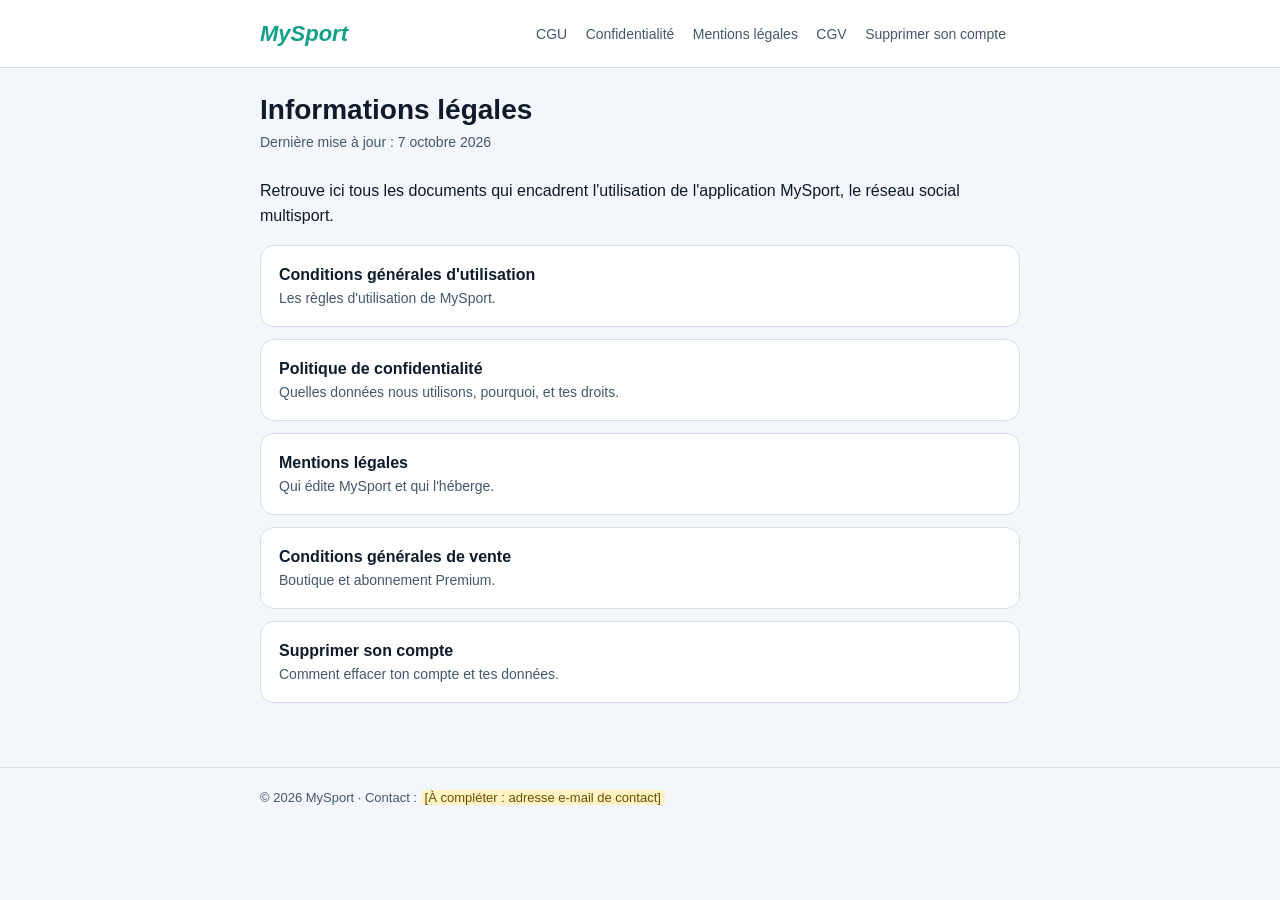
<file: index.html>
<!doctype html>
<html lang="fr">
<head>
<meta charset="utf-8">
<meta name="viewport" content="width=device-width, initial-scale=1">
<title>Informations légales · MySport</title>
<meta name="robots" content="index, follow">
<link rel="stylesheet" href="style.css">
</head>
<body>
<header>
  <div class="contenu">
    <a class="logo" href="index.html" aria-current="page">MySport</a>
    <nav>
      <a href="cgu.html">CGU</a>
      <a href="confidentialite.html">Confidentialité</a>
      <a href="mentions-legales.html">Mentions légales</a>
      <a href="cgv.html">CGV</a>
      <a href="suppression-compte.html">Supprimer son compte</a>
    </nav>
  </div>
</header>
<main>
<div class="contenu">
<h1>Informations légales</h1>
<p class="maj">Dernière mise à jour : 7 octobre 2026</p>

<p>Retrouve ici tous les documents qui encadrent l'utilisation de l'application MySport, le réseau social multisport.</p>

<ul class="liste-pages">
  <li><a href="cgu.html">Conditions générales d'utilisation<span>Les règles d'utilisation de MySport.</span></a></li>
  <li><a href="confidentialite.html">Politique de confidentialité<span>Quelles données nous utilisons, pourquoi, et tes droits.</span></a></li>
  <li><a href="mentions-legales.html">Mentions légales<span>Qui édite MySport et qui l'héberge.</span></a></li>
  <li><a href="cgv.html">Conditions générales de vente<span>Boutique et abonnement Premium.</span></a></li>
  <li><a href="suppression-compte.html">Supprimer son compte<span>Comment effacer ton compte et tes données.</span></a></li>
</ul>
</div>
</main>
<footer>
  <div class="contenu">
    © 2026 MySport · Contact : <mark class="a-completer">[À compléter : adresse e-mail de contact]</mark>
  </div>
</footer>
</body>
</html>
</file>
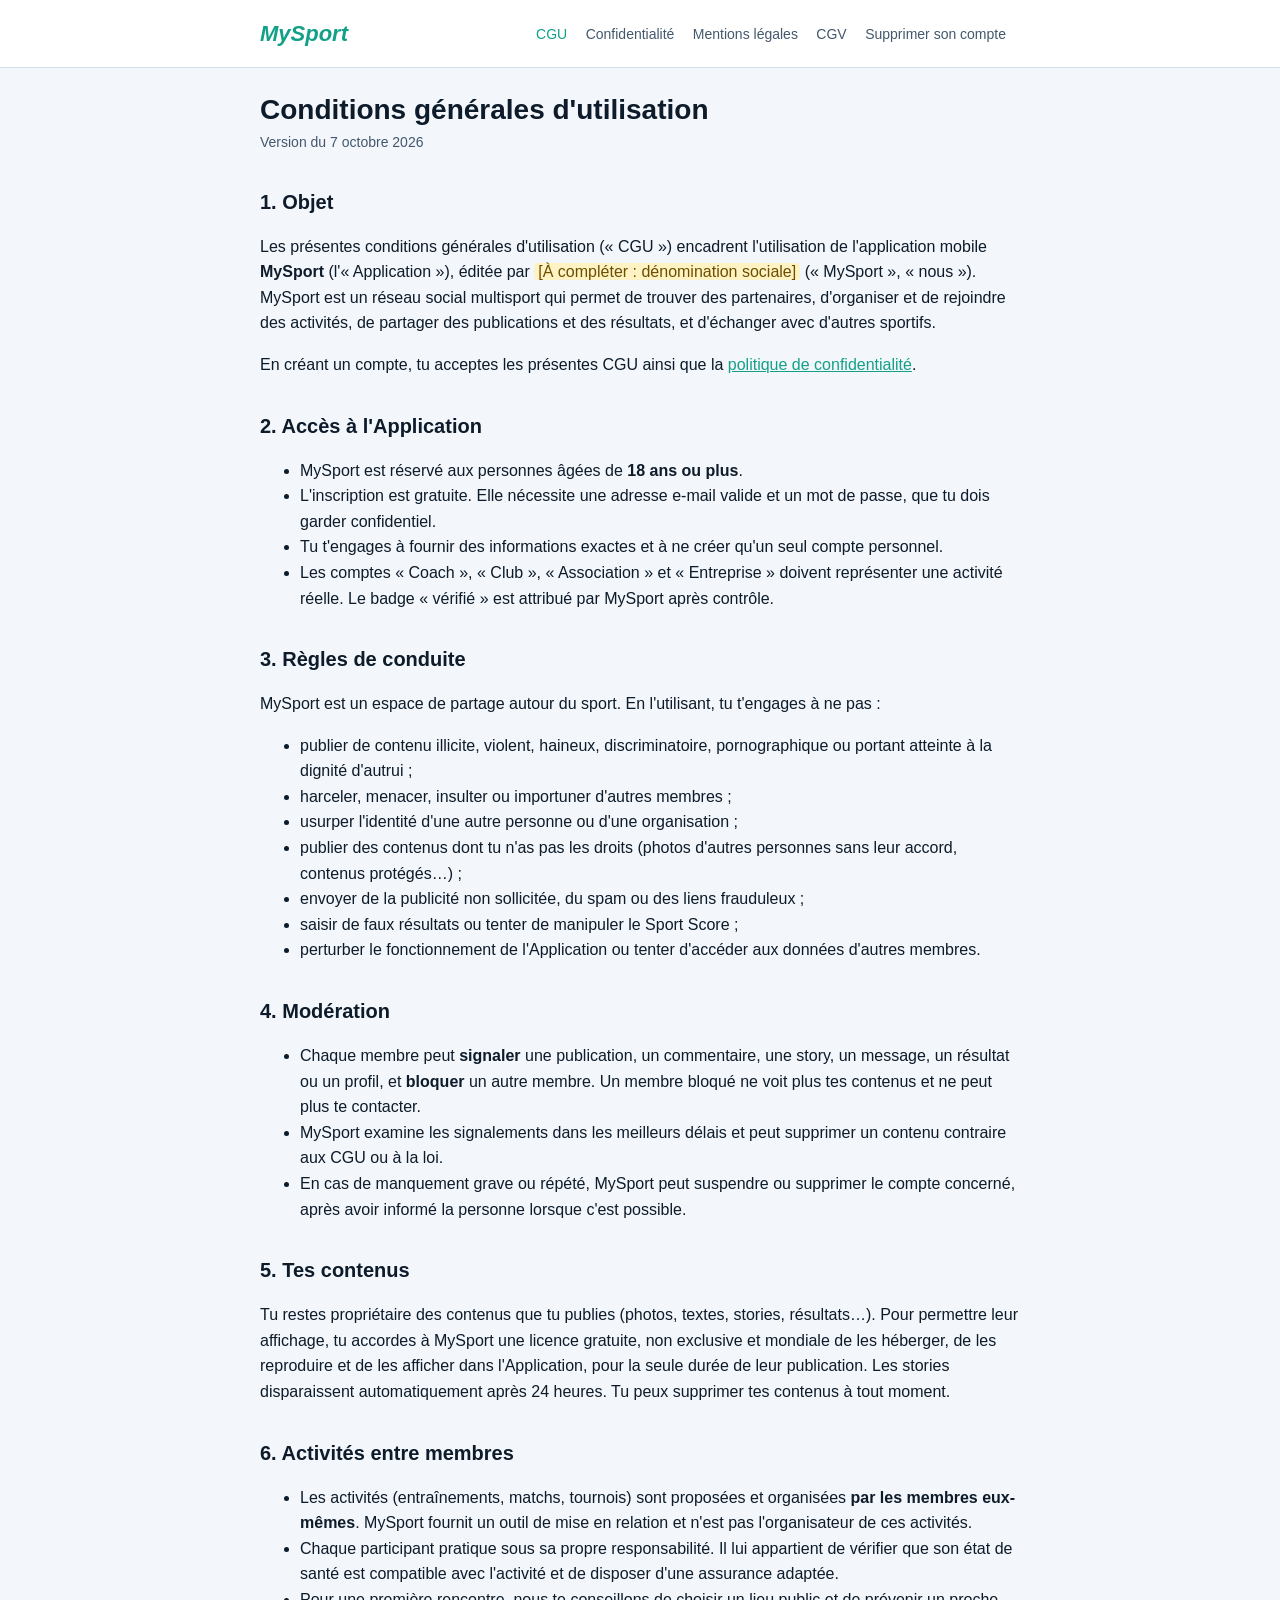
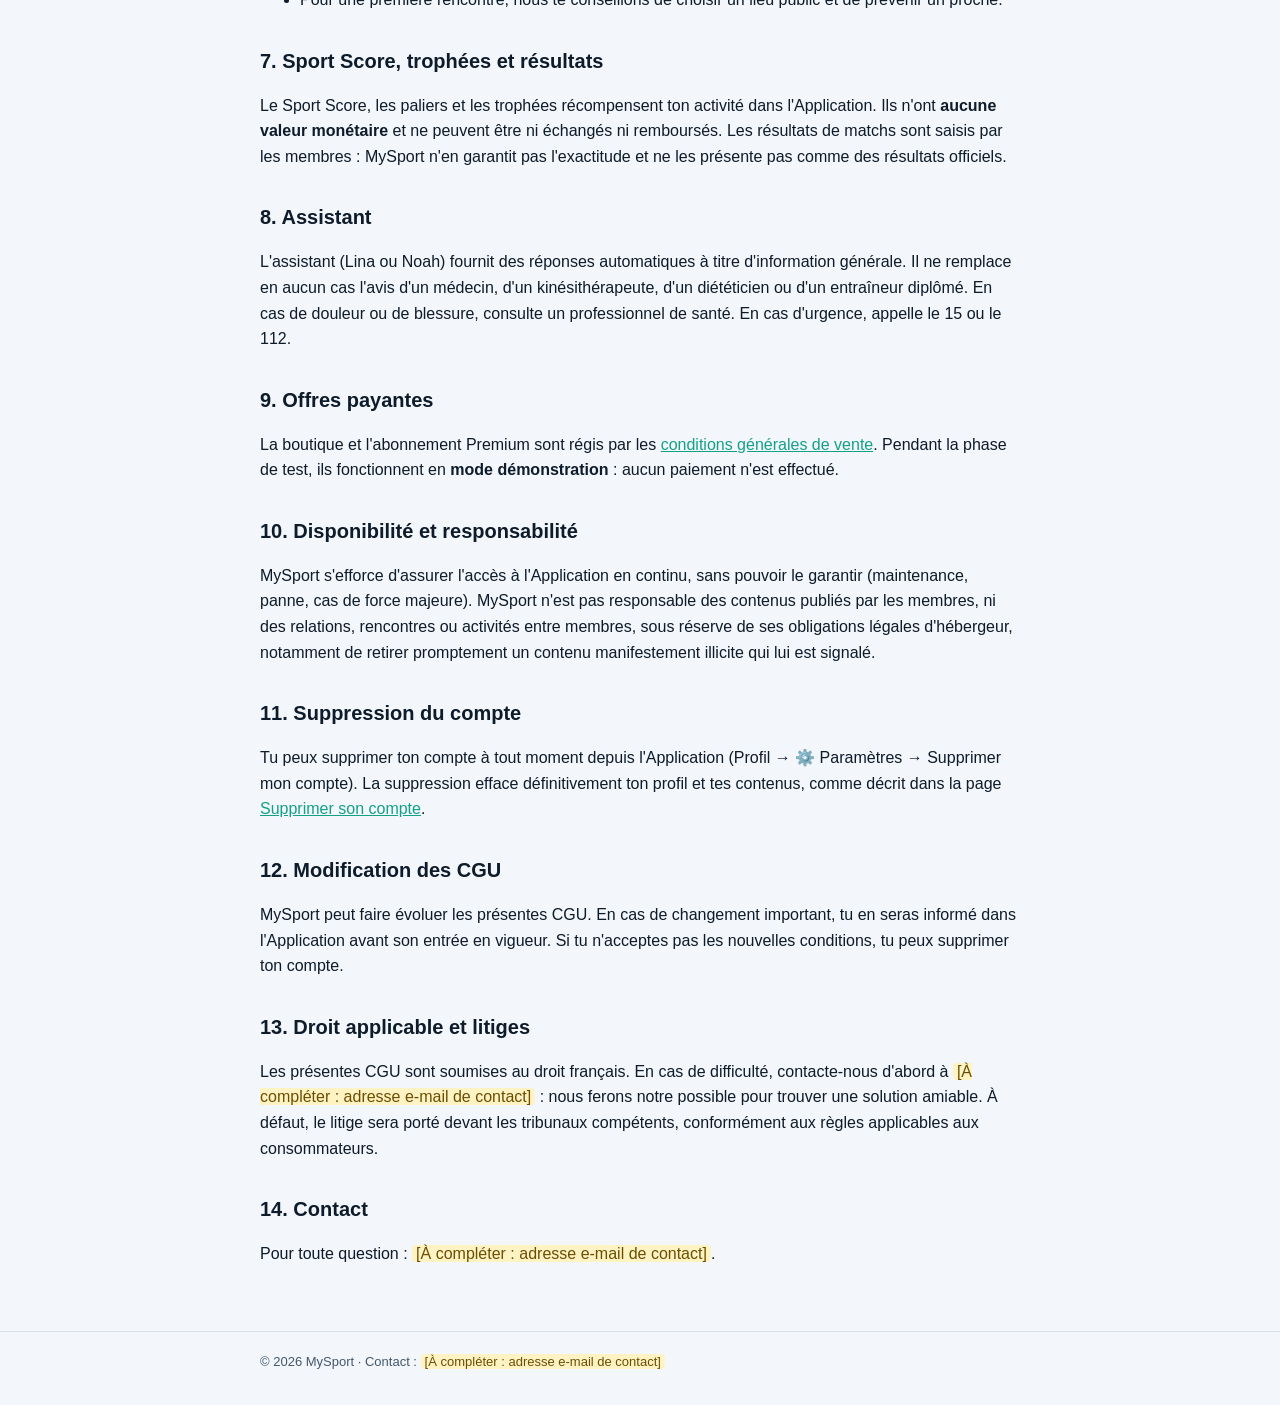
<file: cgu.html>
<!doctype html>
<html lang="fr">
<head>
<meta charset="utf-8">
<meta name="viewport" content="width=device-width, initial-scale=1">
<title>Conditions générales d'utilisation · MySport</title>
<meta name="robots" content="index, follow">
<link rel="stylesheet" href="style.css">
</head>
<body>
<header>
  <div class="contenu">
    <a class="logo" href="index.html">MySport</a>
    <nav>
      <a href="cgu.html" aria-current="page">CGU</a>
      <a href="confidentialite.html">Confidentialité</a>
      <a href="mentions-legales.html">Mentions légales</a>
      <a href="cgv.html">CGV</a>
      <a href="suppression-compte.html">Supprimer son compte</a>
    </nav>
  </div>
</header>
<main>
<div class="contenu">
<h1>Conditions générales d'utilisation</h1>
<p class="maj">Version du 7 octobre 2026</p>

<h2>1. Objet</h2>
<p>Les présentes conditions générales d'utilisation (« CGU ») encadrent l'utilisation de l'application mobile <strong>MySport</strong> (l'« Application »), éditée par <mark class="a-completer">[À compléter : dénomination sociale]</mark> (« MySport », « nous »). MySport est un réseau social multisport qui permet de trouver des partenaires, d'organiser et de rejoindre des activités, de partager des publications et des résultats, et d'échanger avec d'autres sportifs.</p>
<p>En créant un compte, tu acceptes les présentes CGU ainsi que la <a href="confidentialite.html">politique de confidentialité</a>.</p>

<h2>2. Accès à l'Application</h2>
<ul>
  <li>MySport est réservé aux personnes âgées de <strong>18 ans ou plus</strong>.</li>
  <li>L'inscription est gratuite. Elle nécessite une adresse e-mail valide et un mot de passe, que tu dois garder confidentiel.</li>
  <li>Tu t'engages à fournir des informations exactes et à ne créer qu'un seul compte personnel.</li>
  <li>Les comptes « Coach », « Club », « Association » et « Entreprise » doivent représenter une activité réelle. Le badge « vérifié » est attribué par MySport après contrôle.</li>
</ul>

<h2>3. Règles de conduite</h2>
<p>MySport est un espace de partage autour du sport. En l'utilisant, tu t'engages à ne pas :</p>
<ul>
  <li>publier de contenu illicite, violent, haineux, discriminatoire, pornographique ou portant atteinte à la dignité d'autrui ;</li>
  <li>harceler, menacer, insulter ou importuner d'autres membres ;</li>
  <li>usurper l'identité d'une autre personne ou d'une organisation ;</li>
  <li>publier des contenus dont tu n'as pas les droits (photos d'autres personnes sans leur accord, contenus protégés…) ;</li>
  <li>envoyer de la publicité non sollicitée, du spam ou des liens frauduleux ;</li>
  <li>saisir de faux résultats ou tenter de manipuler le Sport Score ;</li>
  <li>perturber le fonctionnement de l'Application ou tenter d'accéder aux données d'autres membres.</li>
</ul>

<h2>4. Modération</h2>
<ul>
  <li>Chaque membre peut <strong>signaler</strong> une publication, un commentaire, une story, un message, un résultat ou un profil, et <strong>bloquer</strong> un autre membre. Un membre bloqué ne voit plus tes contenus et ne peut plus te contacter.</li>
  <li>MySport examine les signalements dans les meilleurs délais et peut supprimer un contenu contraire aux CGU ou à la loi.</li>
  <li>En cas de manquement grave ou répété, MySport peut suspendre ou supprimer le compte concerné, après avoir informé la personne lorsque c'est possible.</li>
</ul>

<h2>5. Tes contenus</h2>
<p>Tu restes propriétaire des contenus que tu publies (photos, textes, stories, résultats…). Pour permettre leur affichage, tu accordes à MySport une licence gratuite, non exclusive et mondiale de les héberger, de les reproduire et de les afficher dans l'Application, pour la seule durée de leur publication. Les stories disparaissent automatiquement après 24 heures. Tu peux supprimer tes contenus à tout moment.</p>

<h2>6. Activités entre membres</h2>
<ul>
  <li>Les activités (entraînements, matchs, tournois) sont proposées et organisées <strong>par les membres eux-mêmes</strong>. MySport fournit un outil de mise en relation et n'est pas l'organisateur de ces activités.</li>
  <li>Chaque participant pratique sous sa propre responsabilité. Il lui appartient de vérifier que son état de santé est compatible avec l'activité et de disposer d'une assurance adaptée.</li>
  <li>Pour une première rencontre, nous te conseillons de choisir un lieu public et de prévenir un proche.</li>
</ul>

<h2>7. Sport Score, trophées et résultats</h2>
<p>Le Sport Score, les paliers et les trophées récompensent ton activité dans l'Application. Ils n'ont <strong>aucune valeur monétaire</strong> et ne peuvent être ni échangés ni remboursés. Les résultats de matchs sont saisis par les membres : MySport n'en garantit pas l'exactitude et ne les présente pas comme des résultats officiels.</p>

<h2>8. Assistant</h2>
<p>L'assistant (Lina ou Noah) fournit des réponses automatiques à titre d'information générale. Il ne remplace en aucun cas l'avis d'un médecin, d'un kinésithérapeute, d'un diététicien ou d'un entraîneur diplômé. En cas de douleur ou de blessure, consulte un professionnel de santé. En cas d'urgence, appelle le 15 ou le 112.</p>

<h2>9. Offres payantes</h2>
<p>La boutique et l'abonnement Premium sont régis par les <a href="cgv.html">conditions générales de vente</a>. Pendant la phase de test, ils fonctionnent en <strong>mode démonstration</strong> : aucun paiement n'est effectué.</p>

<h2>10. Disponibilité et responsabilité</h2>
<p>MySport s'efforce d'assurer l'accès à l'Application en continu, sans pouvoir le garantir (maintenance, panne, cas de force majeure). MySport n'est pas responsable des contenus publiés par les membres, ni des relations, rencontres ou activités entre membres, sous réserve de ses obligations légales d'hébergeur, notamment de retirer promptement un contenu manifestement illicite qui lui est signalé.</p>

<h2>11. Suppression du compte</h2>
<p>Tu peux supprimer ton compte à tout moment depuis l'Application (Profil → ⚙️ Paramètres → Supprimer mon compte). La suppression efface définitivement ton profil et tes contenus, comme décrit dans la page <a href="suppression-compte.html">Supprimer son compte</a>.</p>

<h2>12. Modification des CGU</h2>
<p>MySport peut faire évoluer les présentes CGU. En cas de changement important, tu en seras informé dans l'Application avant son entrée en vigueur. Si tu n'acceptes pas les nouvelles conditions, tu peux supprimer ton compte.</p>

<h2>13. Droit applicable et litiges</h2>
<p>Les présentes CGU sont soumises au droit français. En cas de difficulté, contacte-nous d'abord à <mark class="a-completer">[À compléter : adresse e-mail de contact]</mark> : nous ferons notre possible pour trouver une solution amiable. À défaut, le litige sera porté devant les tribunaux compétents, conformément aux règles applicables aux consommateurs.</p>

<h2>14. Contact</h2>
<p>Pour toute question : <mark class="a-completer">[À compléter : adresse e-mail de contact]</mark>.</p>
</div>
</main>
<footer>
  <div class="contenu">
    © 2026 MySport · Contact : <mark class="a-completer">[À compléter : adresse e-mail de contact]</mark>
  </div>
</footer>
</body>
</html>
</file>
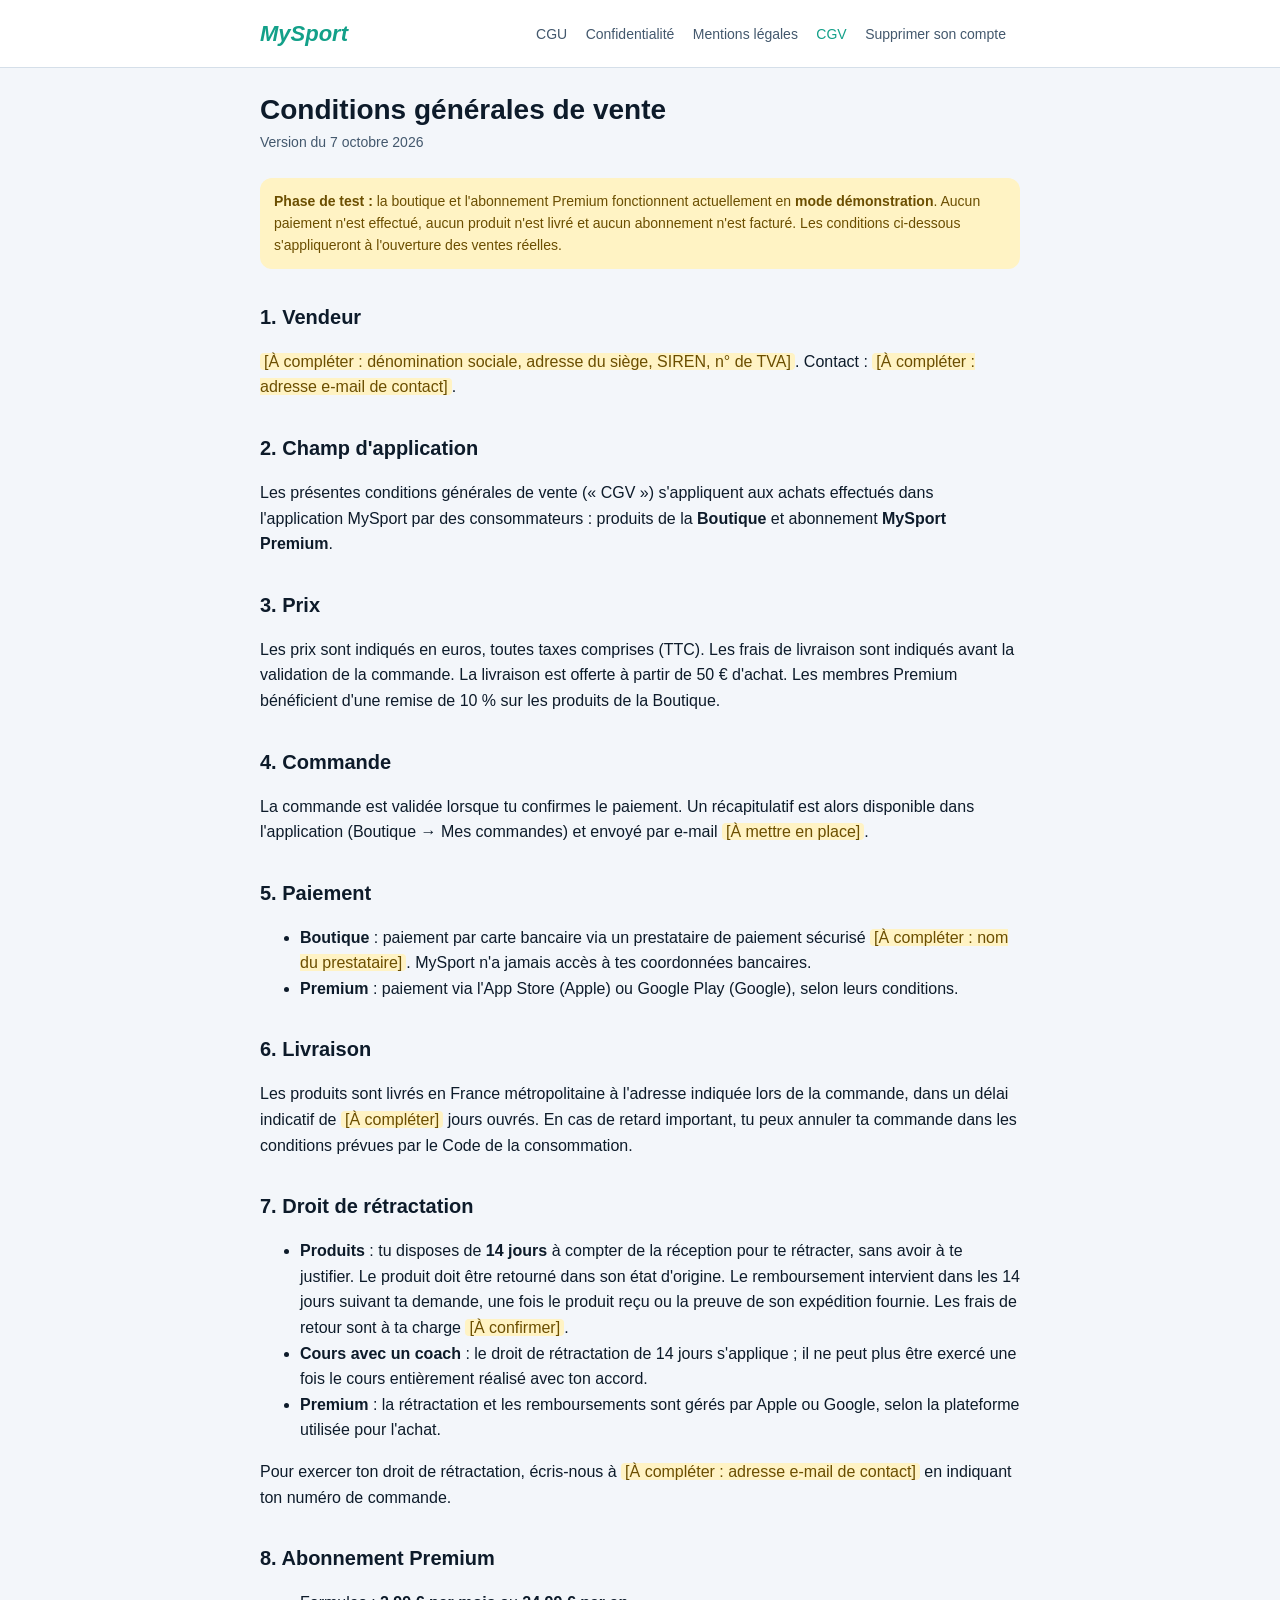
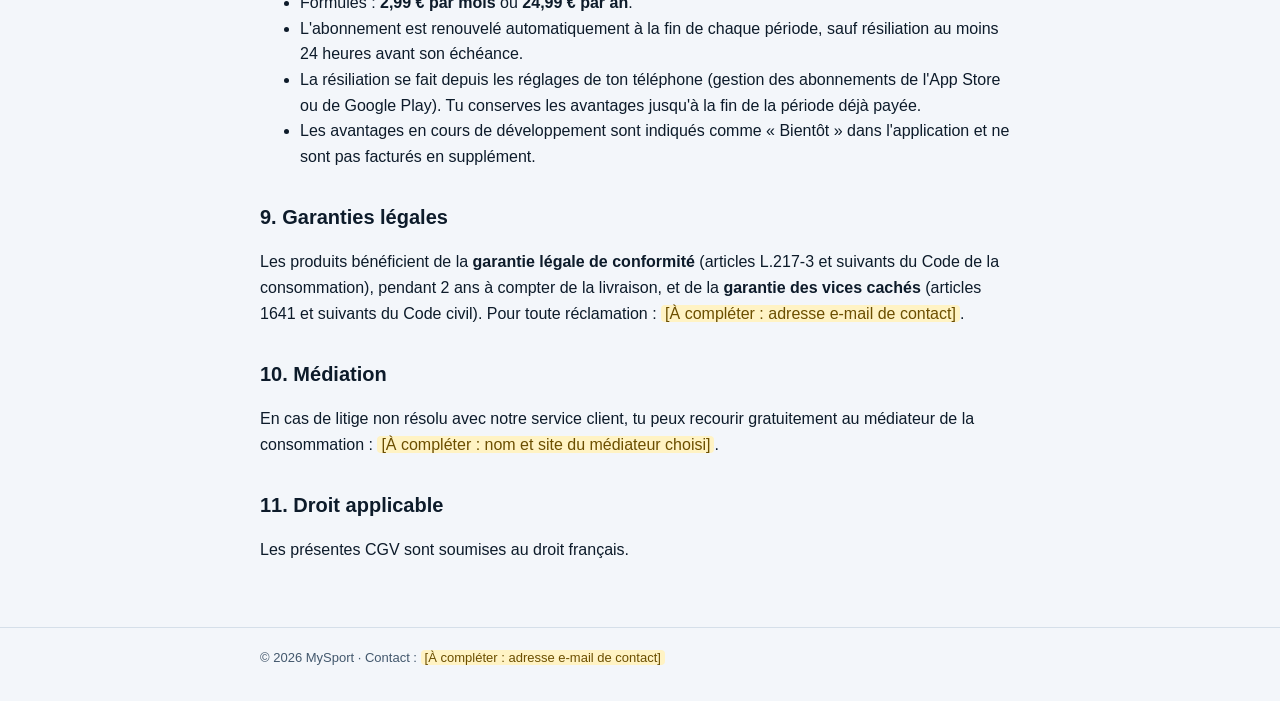
<file: cgv.html>
<!doctype html>
<html lang="fr">
<head>
<meta charset="utf-8">
<meta name="viewport" content="width=device-width, initial-scale=1">
<title>Conditions générales de vente · MySport</title>
<meta name="robots" content="index, follow">
<link rel="stylesheet" href="style.css">
</head>
<body>
<header>
  <div class="contenu">
    <a class="logo" href="index.html">MySport</a>
    <nav>
      <a href="cgu.html">CGU</a>
      <a href="confidentialite.html">Confidentialité</a>
      <a href="mentions-legales.html">Mentions légales</a>
      <a href="cgv.html" aria-current="page">CGV</a>
      <a href="suppression-compte.html">Supprimer son compte</a>
    </nav>
  </div>
</header>
<main>
<div class="contenu">
<h1>Conditions générales de vente</h1>
<p class="maj">Version du 7 octobre 2026</p>

<div class="avertissement">
  <strong>Phase de test :</strong> la boutique et l'abonnement Premium fonctionnent actuellement en <strong>mode démonstration</strong>. Aucun paiement n'est effectué, aucun produit n'est livré et aucun abonnement n'est facturé. Les conditions ci-dessous s'appliqueront à l'ouverture des ventes réelles.
</div>

<h2>1. Vendeur</h2>
<p><mark class="a-completer">[À compléter : dénomination sociale, adresse du siège, SIREN, n° de TVA]</mark>. Contact : <mark class="a-completer">[À compléter : adresse e-mail de contact]</mark>.</p>

<h2>2. Champ d'application</h2>
<p>Les présentes conditions générales de vente (« CGV ») s'appliquent aux achats effectués dans l'application MySport par des consommateurs : produits de la <strong>Boutique</strong> et abonnement <strong>MySport Premium</strong>.</p>

<h2>3. Prix</h2>
<p>Les prix sont indiqués en euros, toutes taxes comprises (TTC). Les frais de livraison sont indiqués avant la validation de la commande. La livraison est offerte à partir de 50 € d'achat. Les membres Premium bénéficient d'une remise de 10 % sur les produits de la Boutique.</p>

<h2>4. Commande</h2>
<p>La commande est validée lorsque tu confirmes le paiement. Un récapitulatif est alors disponible dans l'application (Boutique → Mes commandes) et envoyé par e-mail <mark class="a-completer">[À mettre en place]</mark>.</p>

<h2>5. Paiement</h2>
<ul>
  <li><strong>Boutique</strong> : paiement par carte bancaire via un prestataire de paiement sécurisé <mark class="a-completer">[À compléter : nom du prestataire]</mark>. MySport n'a jamais accès à tes coordonnées bancaires.</li>
  <li><strong>Premium</strong> : paiement via l'App Store (Apple) ou Google Play (Google), selon leurs conditions.</li>
</ul>

<h2>6. Livraison</h2>
<p>Les produits sont livrés en France métropolitaine à l'adresse indiquée lors de la commande, dans un délai indicatif de <mark class="a-completer">[À compléter]</mark> jours ouvrés. En cas de retard important, tu peux annuler ta commande dans les conditions prévues par le Code de la consommation.</p>

<h2>7. Droit de rétractation</h2>
<ul>
  <li><strong>Produits</strong> : tu disposes de <strong>14 jours</strong> à compter de la réception pour te rétracter, sans avoir à te justifier. Le produit doit être retourné dans son état d'origine. Le remboursement intervient dans les 14 jours suivant ta demande, une fois le produit reçu ou la preuve de son expédition fournie. Les frais de retour sont à ta charge <mark class="a-completer">[À confirmer]</mark>.</li>
  <li><strong>Cours avec un coach</strong> : le droit de rétractation de 14 jours s'applique ; il ne peut plus être exercé une fois le cours entièrement réalisé avec ton accord.</li>
  <li><strong>Premium</strong> : la rétractation et les remboursements sont gérés par Apple ou Google, selon la plateforme utilisée pour l'achat.</li>
</ul>
<p>Pour exercer ton droit de rétractation, écris-nous à <mark class="a-completer">[À compléter : adresse e-mail de contact]</mark> en indiquant ton numéro de commande.</p>

<h2>8. Abonnement Premium</h2>
<ul>
  <li>Formules : <strong>2,99 € par mois</strong> ou <strong>24,99 € par an</strong>.</li>
  <li>L'abonnement est renouvelé automatiquement à la fin de chaque période, sauf résiliation au moins 24 heures avant son échéance.</li>
  <li>La résiliation se fait depuis les réglages de ton téléphone (gestion des abonnements de l'App Store ou de Google Play). Tu conserves les avantages jusqu'à la fin de la période déjà payée.</li>
  <li>Les avantages en cours de développement sont indiqués comme « Bientôt » dans l'application et ne sont pas facturés en supplément.</li>
</ul>

<h2>9. Garanties légales</h2>
<p>Les produits bénéficient de la <strong>garantie légale de conformité</strong> (articles L.217-3 et suivants du Code de la consommation), pendant 2 ans à compter de la livraison, et de la <strong>garantie des vices cachés</strong> (articles 1641 et suivants du Code civil). Pour toute réclamation : <mark class="a-completer">[À compléter : adresse e-mail de contact]</mark>.</p>

<h2>10. Médiation</h2>
<p>En cas de litige non résolu avec notre service client, tu peux recourir gratuitement au médiateur de la consommation : <mark class="a-completer">[À compléter : nom et site du médiateur choisi]</mark>.</p>

<h2>11. Droit applicable</h2>
<p>Les présentes CGV sont soumises au droit français.</p>
</div>
</main>
<footer>
  <div class="contenu">
    © 2026 MySport · Contact : <mark class="a-completer">[À compléter : adresse e-mail de contact]</mark>
  </div>
</footer>
</body>
</html>
</file>
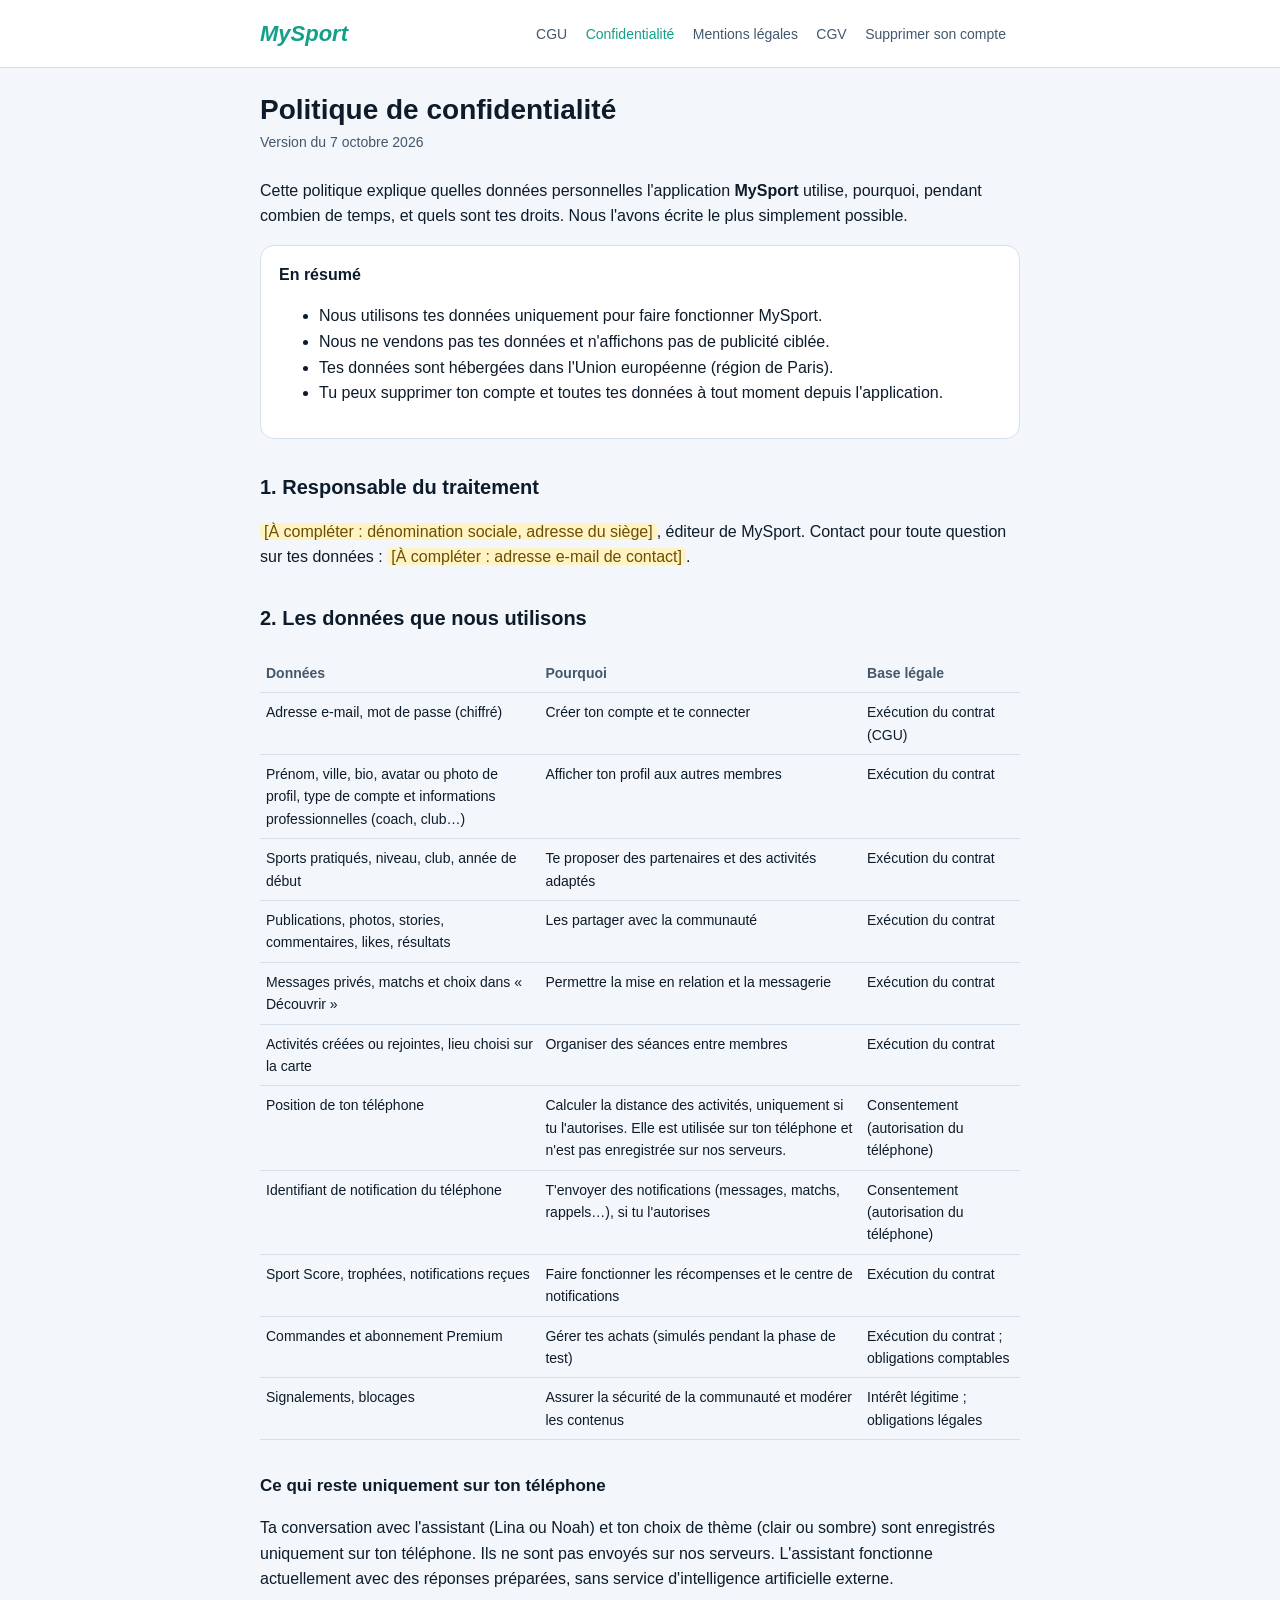
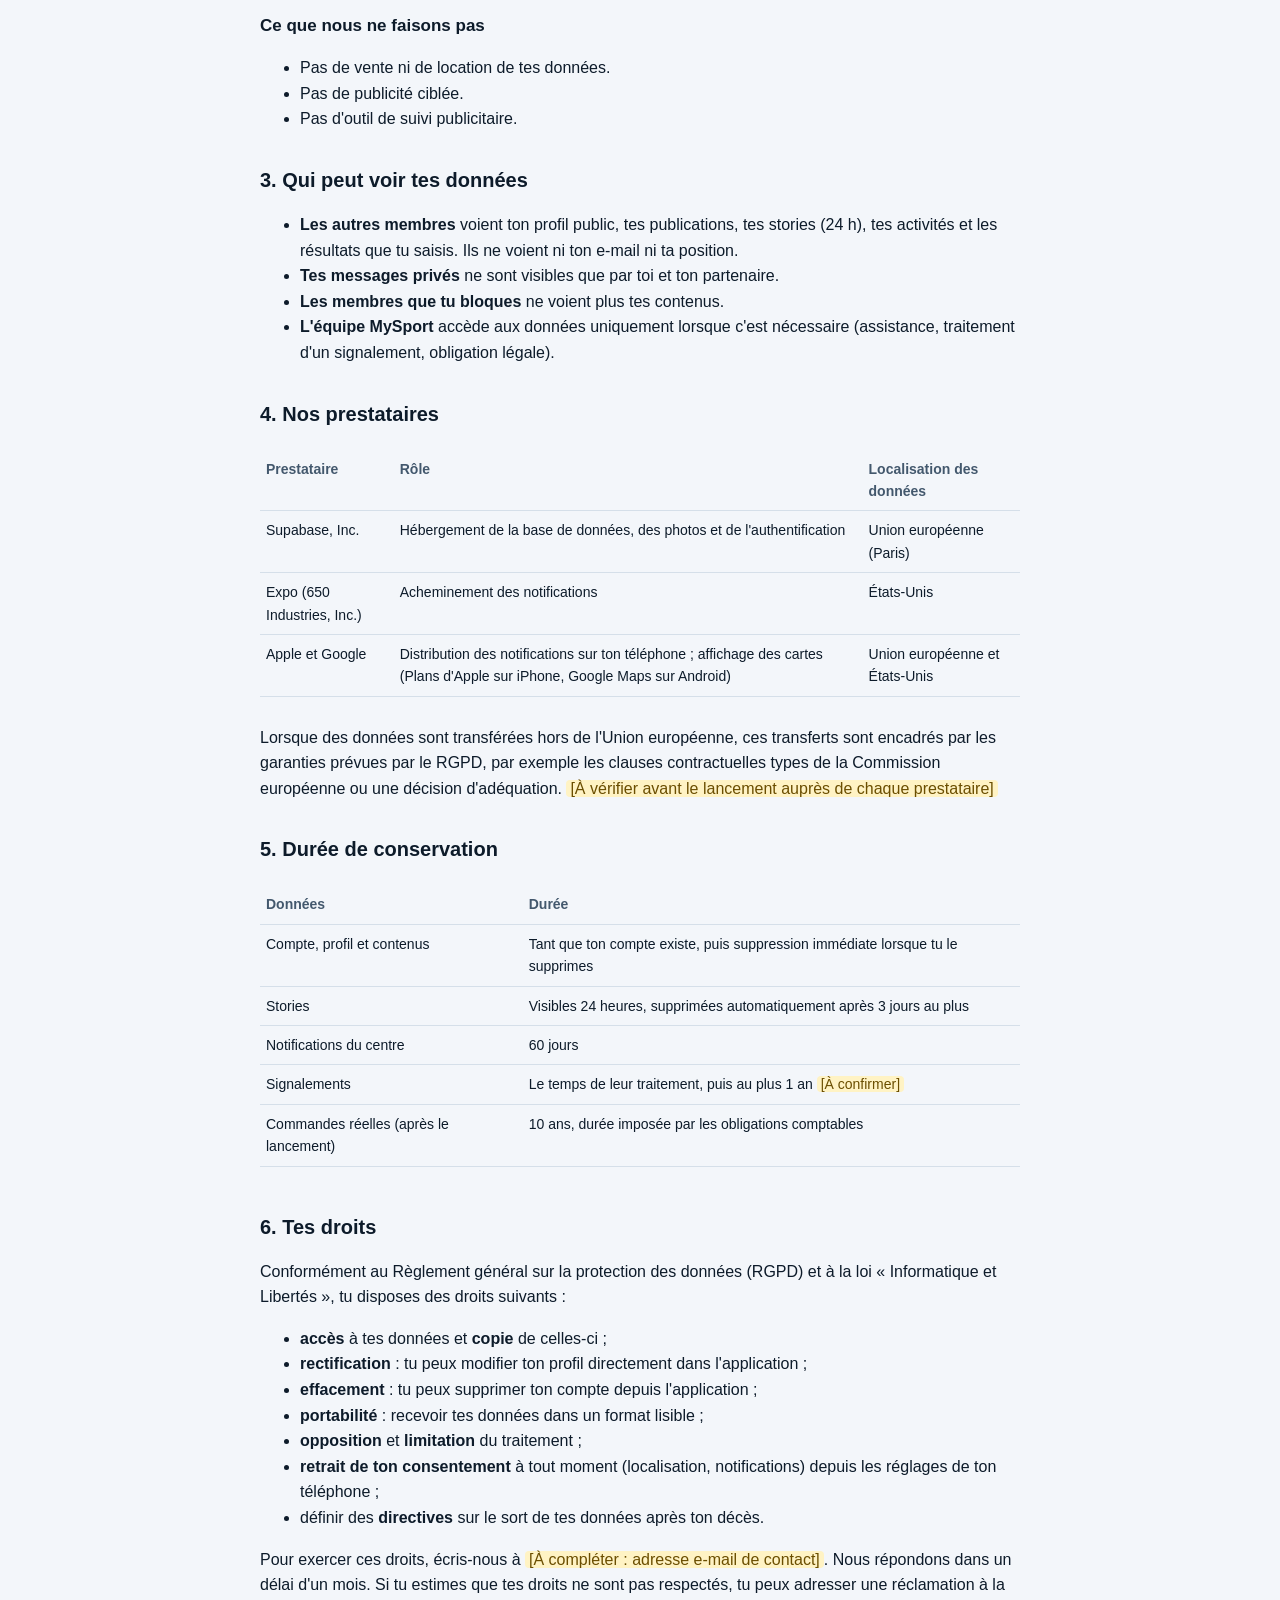
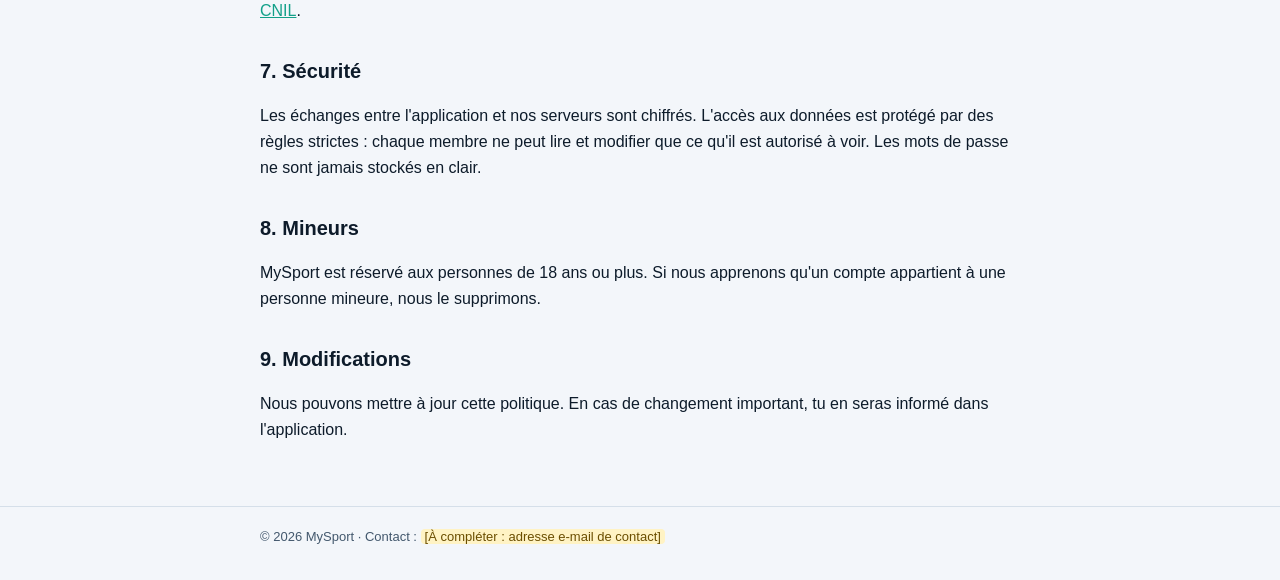
<file: confidentialite.html>
<!doctype html>
<html lang="fr">
<head>
<meta charset="utf-8">
<meta name="viewport" content="width=device-width, initial-scale=1">
<title>Politique de confidentialité · MySport</title>
<meta name="robots" content="index, follow">
<link rel="stylesheet" href="style.css">
</head>
<body>
<header>
  <div class="contenu">
    <a class="logo" href="index.html">MySport</a>
    <nav>
      <a href="cgu.html">CGU</a>
      <a href="confidentialite.html" aria-current="page">Confidentialité</a>
      <a href="mentions-legales.html">Mentions légales</a>
      <a href="cgv.html">CGV</a>
      <a href="suppression-compte.html">Supprimer son compte</a>
    </nav>
  </div>
</header>
<main>
<div class="contenu">
<h1>Politique de confidentialité</h1>
<p class="maj">Version du 7 octobre 2026</p>

<p>Cette politique explique quelles données personnelles l'application <strong>MySport</strong> utilise, pourquoi, pendant combien de temps, et quels sont tes droits. Nous l'avons écrite le plus simplement possible.</p>

<div class="carte">
  <strong>En résumé</strong>
  <ul>
    <li>Nous utilisons tes données uniquement pour faire fonctionner MySport.</li>
    <li>Nous ne vendons pas tes données et n'affichons pas de publicité ciblée.</li>
    <li>Tes données sont hébergées dans l'Union européenne (région de Paris).</li>
    <li>Tu peux supprimer ton compte et toutes tes données à tout moment depuis l'application.</li>
  </ul>
</div>

<h2>1. Responsable du traitement</h2>
<p><mark class="a-completer">[À compléter : dénomination sociale, adresse du siège]</mark>, éditeur de MySport. Contact pour toute question sur tes données : <mark class="a-completer">[À compléter : adresse e-mail de contact]</mark>.</p>

<h2>2. Les données que nous utilisons</h2>
<div class="tableau">
<table>
  <thead>
    <tr><th>Données</th><th>Pourquoi</th><th>Base légale</th></tr>
  </thead>
  <tbody>
    <tr>
      <td>Adresse e-mail, mot de passe (chiffré)</td>
      <td>Créer ton compte et te connecter</td>
      <td>Exécution du contrat (CGU)</td>
    </tr>
    <tr>
      <td>Prénom, ville, bio, avatar ou photo de profil, type de compte et informations professionnelles (coach, club…)</td>
      <td>Afficher ton profil aux autres membres</td>
      <td>Exécution du contrat</td>
    </tr>
    <tr>
      <td>Sports pratiqués, niveau, club, année de début</td>
      <td>Te proposer des partenaires et des activités adaptés</td>
      <td>Exécution du contrat</td>
    </tr>
    <tr>
      <td>Publications, photos, stories, commentaires, likes, résultats</td>
      <td>Les partager avec la communauté</td>
      <td>Exécution du contrat</td>
    </tr>
    <tr>
      <td>Messages privés, matchs et choix dans « Découvrir »</td>
      <td>Permettre la mise en relation et la messagerie</td>
      <td>Exécution du contrat</td>
    </tr>
    <tr>
      <td>Activités créées ou rejointes, lieu choisi sur la carte</td>
      <td>Organiser des séances entre membres</td>
      <td>Exécution du contrat</td>
    </tr>
    <tr>
      <td>Position de ton téléphone</td>
      <td>Calculer la distance des activités, uniquement si tu l'autorises. Elle est utilisée sur ton téléphone et n'est pas enregistrée sur nos serveurs.</td>
      <td>Consentement (autorisation du téléphone)</td>
    </tr>
    <tr>
      <td>Identifiant de notification du téléphone</td>
      <td>T'envoyer des notifications (messages, matchs, rappels…), si tu l'autorises</td>
      <td>Consentement (autorisation du téléphone)</td>
    </tr>
    <tr>
      <td>Sport Score, trophées, notifications reçues</td>
      <td>Faire fonctionner les récompenses et le centre de notifications</td>
      <td>Exécution du contrat</td>
    </tr>
    <tr>
      <td>Commandes et abonnement Premium</td>
      <td>Gérer tes achats (simulés pendant la phase de test)</td>
      <td>Exécution du contrat ; obligations comptables</td>
    </tr>
    <tr>
      <td>Signalements, blocages</td>
      <td>Assurer la sécurité de la communauté et modérer les contenus</td>
      <td>Intérêt légitime ; obligations légales</td>
    </tr>
  </tbody>
</table>
</div>

<h3>Ce qui reste uniquement sur ton téléphone</h3>
<p>Ta conversation avec l'assistant (Lina ou Noah) et ton choix de thème (clair ou sombre) sont enregistrés uniquement sur ton téléphone. Ils ne sont pas envoyés sur nos serveurs. L'assistant fonctionne actuellement avec des réponses préparées, sans service d'intelligence artificielle externe.</p>

<h3>Ce que nous ne faisons pas</h3>
<ul>
  <li>Pas de vente ni de location de tes données.</li>
  <li>Pas de publicité ciblée.</li>
  <li>Pas d'outil de suivi publicitaire.</li>
</ul>

<h2>3. Qui peut voir tes données</h2>
<ul>
  <li><strong>Les autres membres</strong> voient ton profil public, tes publications, tes stories (24 h), tes activités et les résultats que tu saisis. Ils ne voient ni ton e-mail ni ta position.</li>
  <li><strong>Tes messages privés</strong> ne sont visibles que par toi et ton partenaire.</li>
  <li><strong>Les membres que tu bloques</strong> ne voient plus tes contenus.</li>
  <li><strong>L'équipe MySport</strong> accède aux données uniquement lorsque c'est nécessaire (assistance, traitement d'un signalement, obligation légale).</li>
</ul>

<h2>4. Nos prestataires</h2>
<div class="tableau">
<table>
  <thead><tr><th>Prestataire</th><th>Rôle</th><th>Localisation des données</th></tr></thead>
  <tbody>
    <tr><td>Supabase, Inc.</td><td>Hébergement de la base de données, des photos et de l'authentification</td><td>Union européenne (Paris)</td></tr>
    <tr><td>Expo (650 Industries, Inc.)</td><td>Acheminement des notifications</td><td>États-Unis</td></tr>
    <tr><td>Apple et Google</td><td>Distribution des notifications sur ton téléphone ; affichage des cartes (Plans d'Apple sur iPhone, Google Maps sur Android)</td><td>Union européenne et États-Unis</td></tr>
  </tbody>
</table>
</div>
<p>Lorsque des données sont transférées hors de l'Union européenne, ces transferts sont encadrés par les garanties prévues par le RGPD, par exemple les clauses contractuelles types de la Commission européenne ou une décision d'adéquation. <mark class="a-completer">[À vérifier avant le lancement auprès de chaque prestataire]</mark></p>

<h2>5. Durée de conservation</h2>
<div class="tableau">
<table>
  <thead><tr><th>Données</th><th>Durée</th></tr></thead>
  <tbody>
    <tr><td>Compte, profil et contenus</td><td>Tant que ton compte existe, puis suppression immédiate lorsque tu le supprimes</td></tr>
    <tr><td>Stories</td><td>Visibles 24 heures, supprimées automatiquement après 3 jours au plus</td></tr>
    <tr><td>Notifications du centre</td><td>60 jours</td></tr>
    <tr><td>Signalements</td><td>Le temps de leur traitement, puis au plus 1 an <mark class="a-completer">[À confirmer]</mark></td></tr>
    <tr><td>Commandes réelles (après le lancement)</td><td>10 ans, durée imposée par les obligations comptables</td></tr>
  </tbody>
</table>
</div>

<h2>6. Tes droits</h2>
<p>Conformément au Règlement général sur la protection des données (RGPD) et à la loi « Informatique et Libertés », tu disposes des droits suivants :</p>
<ul>
  <li><strong>accès</strong> à tes données et <strong>copie</strong> de celles-ci ;</li>
  <li><strong>rectification</strong> : tu peux modifier ton profil directement dans l'application ;</li>
  <li><strong>effacement</strong> : tu peux supprimer ton compte depuis l'application ;</li>
  <li><strong>portabilité</strong> : recevoir tes données dans un format lisible ;</li>
  <li><strong>opposition</strong> et <strong>limitation</strong> du traitement ;</li>
  <li><strong>retrait de ton consentement</strong> à tout moment (localisation, notifications) depuis les réglages de ton téléphone ;</li>
  <li>définir des <strong>directives</strong> sur le sort de tes données après ton décès.</li>
</ul>
<p>Pour exercer ces droits, écris-nous à <mark class="a-completer">[À compléter : adresse e-mail de contact]</mark>. Nous répondons dans un délai d'un mois. Si tu estimes que tes droits ne sont pas respectés, tu peux adresser une réclamation à la <a href="https://www.cnil.fr">CNIL</a>.</p>

<h2>7. Sécurité</h2>
<p>Les échanges entre l'application et nos serveurs sont chiffrés. L'accès aux données est protégé par des règles strictes : chaque membre ne peut lire et modifier que ce qu'il est autorisé à voir. Les mots de passe ne sont jamais stockés en clair.</p>

<h2>8. Mineurs</h2>
<p>MySport est réservé aux personnes de 18 ans ou plus. Si nous apprenons qu'un compte appartient à une personne mineure, nous le supprimons.</p>

<h2>9. Modifications</h2>
<p>Nous pouvons mettre à jour cette politique. En cas de changement important, tu en seras informé dans l'application.</p>
</div>
</main>
<footer>
  <div class="contenu">
    © 2026 MySport · Contact : <mark class="a-completer">[À compléter : adresse e-mail de contact]</mark>
  </div>
</footer>
</body>
</html>
</file>
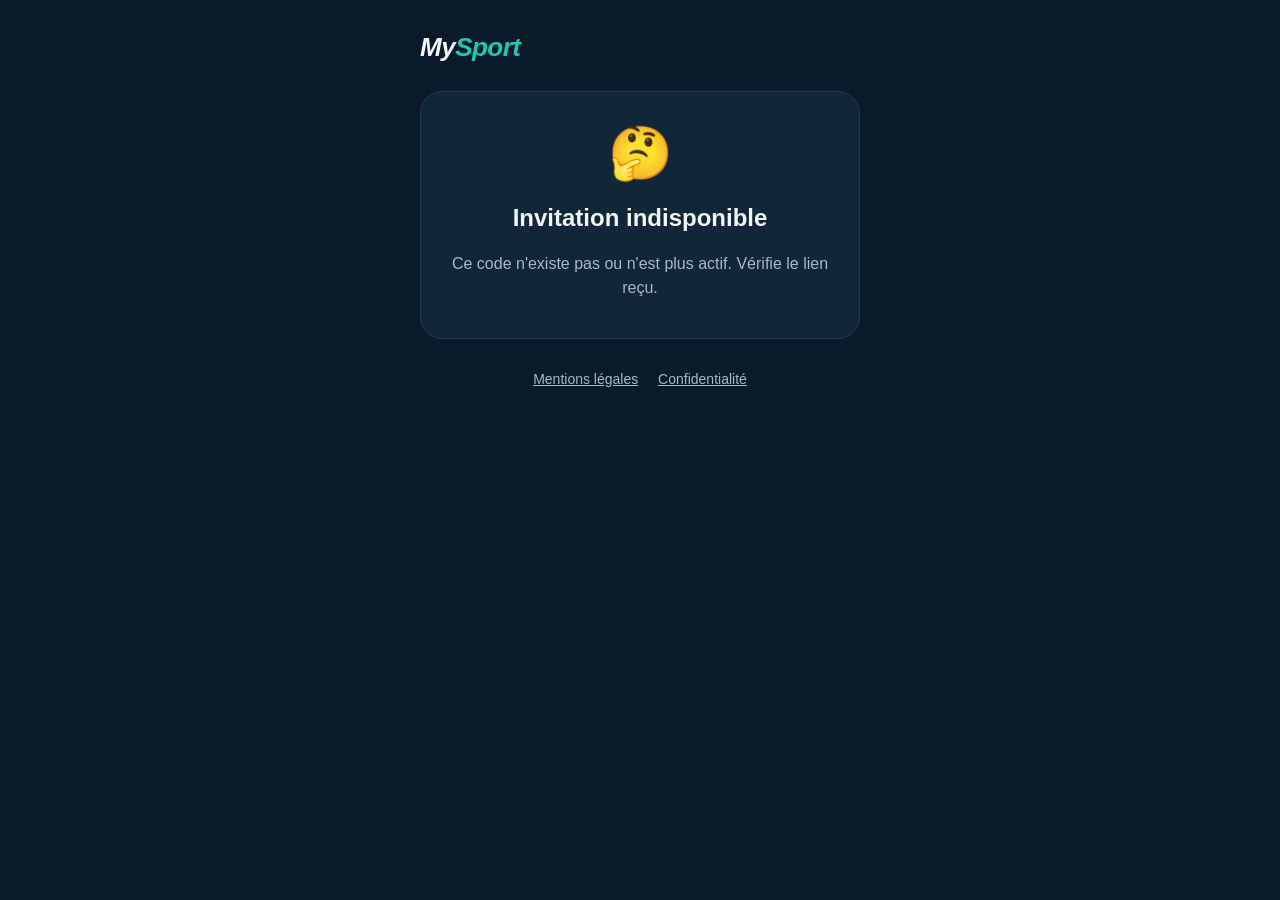
<file: invitation.html>
<!doctype html>
<html lang="fr">
<head>
<meta charset="utf-8">
<meta name="viewport" content="width=device-width, initial-scale=1">
<title>Invitation · MySport</title>
<meta name="robots" content="noindex">
<meta property="og:title" content="Tu es invité sur MySport">
<meta property="og:description" content="Rejoins MySport, le réseau social multisport : trouve des partenaires, organise tes matchs, progresse.">
<meta name="theme-color" content="#0A1A2B">
<style>
  :root {
    --fond: #0A1A2B;
    --surface: #12263A;
    --ligne: #1F3A52;
    --texte: #F2F6FA;
    --texte2: #A9B8C7;
    --turquoise: #1EC8B0;
  }
  * { box-sizing: border-box; }
  body {
    margin: 0;
    min-height: 100vh;
    background: var(--fond);
    color: var(--texte);
    font-family: -apple-system, BlinkMacSystemFont, "Segoe UI", Roboto, Helvetica, Arial, sans-serif;
    font-size: 16px;
    line-height: 1.5;
  }
  .page { max-width: 480px; margin: 0 auto; padding: 28px 20px 40px; }
  .logo { font-weight: 800; font-style: italic; font-size: 26px; letter-spacing: -0.5px; }
  .logo span { color: var(--turquoise); }
  .carte {
    margin-top: 24px;
    padding: 22px;
    border-radius: 22px;
    background: var(--surface);
    border: 1px solid var(--ligne);
  }
  .emoji { font-size: 52px; text-align: center; }
  h1 { font-size: 24px; margin: 8px 0 4px; text-align: center; }
  .sport { font-weight: 700; font-size: 14px; margin-top: 16px; }
  .titre { font-weight: 700; font-size: 20px; margin: 2px 0 10px; }
  .ligne { margin: 4px 0; }
  .discret { color: var(--texte2); }
  .code-bloc { margin-top: 22px; text-align: center; }
  .code {
    display: inline-block;
    margin: 6px 0 10px;
    padding: 10px 18px;
    border-radius: 14px;
    border: 2px dashed var(--turquoise);
    font-size: 30px;
    font-weight: 800;
    letter-spacing: 4px;
  }
  button {
    display: block;
    width: 100%;
    height: 52px;
    border: 0;
    border-radius: 14px;
    background: var(--turquoise);
    color: #04201C;
    font-size: 16px;
    font-weight: 700;
    cursor: pointer;
  }
  ol { padding-left: 22px; margin: 18px 0 0; }
  ol li { margin: 8px 0; }
  .bientot {
    margin-top: 18px;
    padding: 12px 14px;
    border-radius: 14px;
    background: rgba(30, 200, 176, 0.12);
    color: var(--texte);
    font-size: 15px;
  }
  .detail { margin-top: 10px; font-size: 13px; color: var(--texte2); text-align: center; word-break: break-word; opacity: 0.8; }
  footer { margin-top: 30px; text-align: center; font-size: 14px; }
  footer a { color: var(--texte2); margin: 0 8px; }
  .cache { display: none; }
</style>
</head>
<body>
<div class="page">
  <div class="logo">My<span>Sport</span></div>

  <div id="chargement" class="carte discret">Chargement de l'invitation…</div>

  <div id="erreur" class="carte cache">
    <div class="emoji">🤔</div>
    <h1>Invitation indisponible</h1>
    <p id="erreur-texte" class="discret" style="text-align:center"></p>
    <p id="erreur-detail" class="detail cache"></p>
  </div>

  <div id="invitation" class="carte cache">
    <div id="emoji" class="emoji">🎾</div>
    <h1 id="invite"></h1>
    <div id="details"></div>

    <div class="code-bloc">
      <div class="discret">Ton code d'invitation</div>
      <div id="code" class="code"></div>
      <button id="copier" type="button">Copier le code</button>
    </div>

    <ol>
      <li>Installe l'application MySport sur ton téléphone.</li>
      <li>Crée ton compte en quelques secondes.</li>
      <li>Dans l'app, va dans l'onglet <strong>Profil</strong> → <strong>Inviter des amis</strong>, puis entre ce code dans « Tu as reçu un code ? ».</li>
    </ol>
    <div class="bientot">📱 MySport arrive bientôt sur l'App Store et Google Play.</div>
  </div>

  <footer>
    <a href="mentions-legales.html">Mentions légales</a>
    <a href="confidentialite.html">Confidentialité</a>
  </footer>
</div>

<script>
  // ⚠️ À remplir avec les valeurs de ton projet Supabase (les mêmes que dans le fichier .env de l'app)
  const SUPABASE_URL = "https://https://ahcnrwpompzfesbknced.supabase.co.supabase.co";
  const SUPABASE_CLE = "sb_publishable_2ONotq191dax4ho74clkpw_WOfPNQ1_";

  const RAISONS = {
    inconnu: "Ce code n'existe pas ou n'est plus actif. Vérifie le lien reçu.",
    passe: "Cette activité est déjà passée.",
    ferme: "Les inscriptions de ce tournoi sont fermées.",
    supprime: "L'activité ou le tournoi a été supprimé.",
    reseau: "Impossible de joindre le serveur MySport. Vérifie ta connexion et réessaie.",
    config: "Cette page n'est pas encore configurée : l'adresse ou la clé Supabase manque en bas du fichier invitation.html.",
    serveur: "Le serveur MySport a refusé la demande.",
  };

  const $ = (id) => document.getElementById(id);

  function afficherErreur(raison, detail) {
    $("chargement").classList.add("cache");
    $("erreur-texte").textContent = RAISONS[raison] || RAISONS.inconnu;
    if (detail) {
      $("erreur-detail").textContent = "Détail technique : " + detail;
      $("erreur-detail").classList.remove("cache");
    }
    $("erreur").classList.remove("cache");
  }

  function ajouterLigne(parent, texte, classe) {
    const p = document.createElement("p");
    p.className = classe || "ligne";
    p.textContent = texte;
    parent.appendChild(p);
  }

  function formaterDate(iso) {
    const d = new Date(iso);
    const jour = d.toLocaleDateString("fr-FR", { weekday: "long", day: "numeric", month: "long", timeZone: "Europe/Paris" });
    const heure = d.toLocaleTimeString("fr-FR", { hour: "2-digit", minute: "2-digit", timeZone: "Europe/Paris" });
    return jour + " à " + heure;
  }

  async function charger() {
    const brut = new URLSearchParams(window.location.search).get("c") || "";
    const code = brut.toUpperCase().replace(/[^A-Z0-9]/g, "").slice(0, 8);
    if (code.length !== 8) {
      afficherErreur("inconnu");
      return;
    }

    // L'adresse sans "/" ni "/rest/v1" à la fin, la clé sans espaces
    const adresse = SUPABASE_URL.trim().replace(/\/+$/, "").replace(/\/rest\/v1$/, "");
    const cle = SUPABASE_CLE.trim();
    if (!adresse.startsWith("https://") || adresse.includes("https://ahcnrwpompzfesbknced.supabase.co") || !cle || cle.includes("TA-CLE")) {
      afficherErreur("config");
      return;
    }

    const entetes = { "Content-Type": "application/json", apikey: cle };
    // Ancienne clé « anon » (elle commence par eyJ) : on l'envoie aussi comme jeton
    if (cle.startsWith("eyJ")) entetes.Authorization = "Bearer " + cle;

    let reponse;
    try {
      reponse = await fetch(adresse + "/rest/v1/rpc/apercu_invitation", {
        method: "POST",
        headers: entetes,
        body: JSON.stringify({ p_code: code }),
      });
    } catch (e) {
      afficherErreur("reseau", (e && e.message) || "pas de réponse");
      return;
    }

    if (!reponse.ok) {
      let detail = "HTTP " + reponse.status;
      try {
        const corps = await reponse.json();
        const message = corps && (corps.message || corps.msg || corps.error);
        if (message) detail += " · " + message;
      } catch (e) {
        // Réponse sans JSON : on garde juste le code HTTP
      }
      afficherErreur("serveur", detail);
      return;
    }

    let apercu;
    try {
      apercu = await reponse.json();
    } catch (e) {
      afficherErreur("serveur", "réponse illisible");
      return;
    }

    if (!apercu || !apercu.valide) {
      afficherErreur((apercu && apercu.raison) || "inconnu");
      return;
    }

    const details = $("details");
    if (apercu.type === "parrainage") {
      $("emoji").textContent = "🎁";
      $("invite").textContent = apercu.auteur + " t'invite sur MySport";
      ajouterLigne(details, "Le réseau social multisport : trouve des partenaires près de chez toi, organise tes matchs et suis ton niveau.", "discret");
      ajouterLigne(details, "Avec ce code, vous gagnez tous les deux 10 pts de Sport Score.", "ligne");
    } else {
      $("emoji").textContent = apercu.sport_emoji || "🎾";
      $("invite").textContent = apercu.auteur + " t'invite";
      const sport = document.createElement("div");
      sport.className = "sport";
      sport.style.color = apercu.sport_couleur || "#1EC8B0";
      sport.textContent = (apercu.sport_emoji || "") + " " + (apercu.sport_nom || "") + " · " + (apercu.genre || "");
      details.appendChild(sport);
      ajouterLigne(details, apercu.titre || "", "titre");
      if (apercu.debut) ajouterLigne(details, "📅 " + formaterDate(apercu.debut));
      if (apercu.lieu) ajouterLigne(details, "📍 " + apercu.lieu);
      if (apercu.places) ajouterLigne(details, "👥 " + (apercu.inscrits || 0) + " inscrit(s) sur " + apercu.places + " places");
      if (apercu.niveau) ajouterLigne(details, "📊 " + apercu.niveau);
    }

    $("code").textContent = code.slice(0, 4) + "-" + code.slice(4);
    $("copier").addEventListener("click", async () => {
      try {
        await navigator.clipboard.writeText(code);
        $("copier").textContent = "Code copié ✓";
      } catch (e) {
        $("copier").textContent = "Recopie le code à la main";
      }
    });

    $("chargement").classList.add("cache");
    $("invitation").classList.remove("cache");
  }

  charger();
</script>
</body>
</html>
</file>
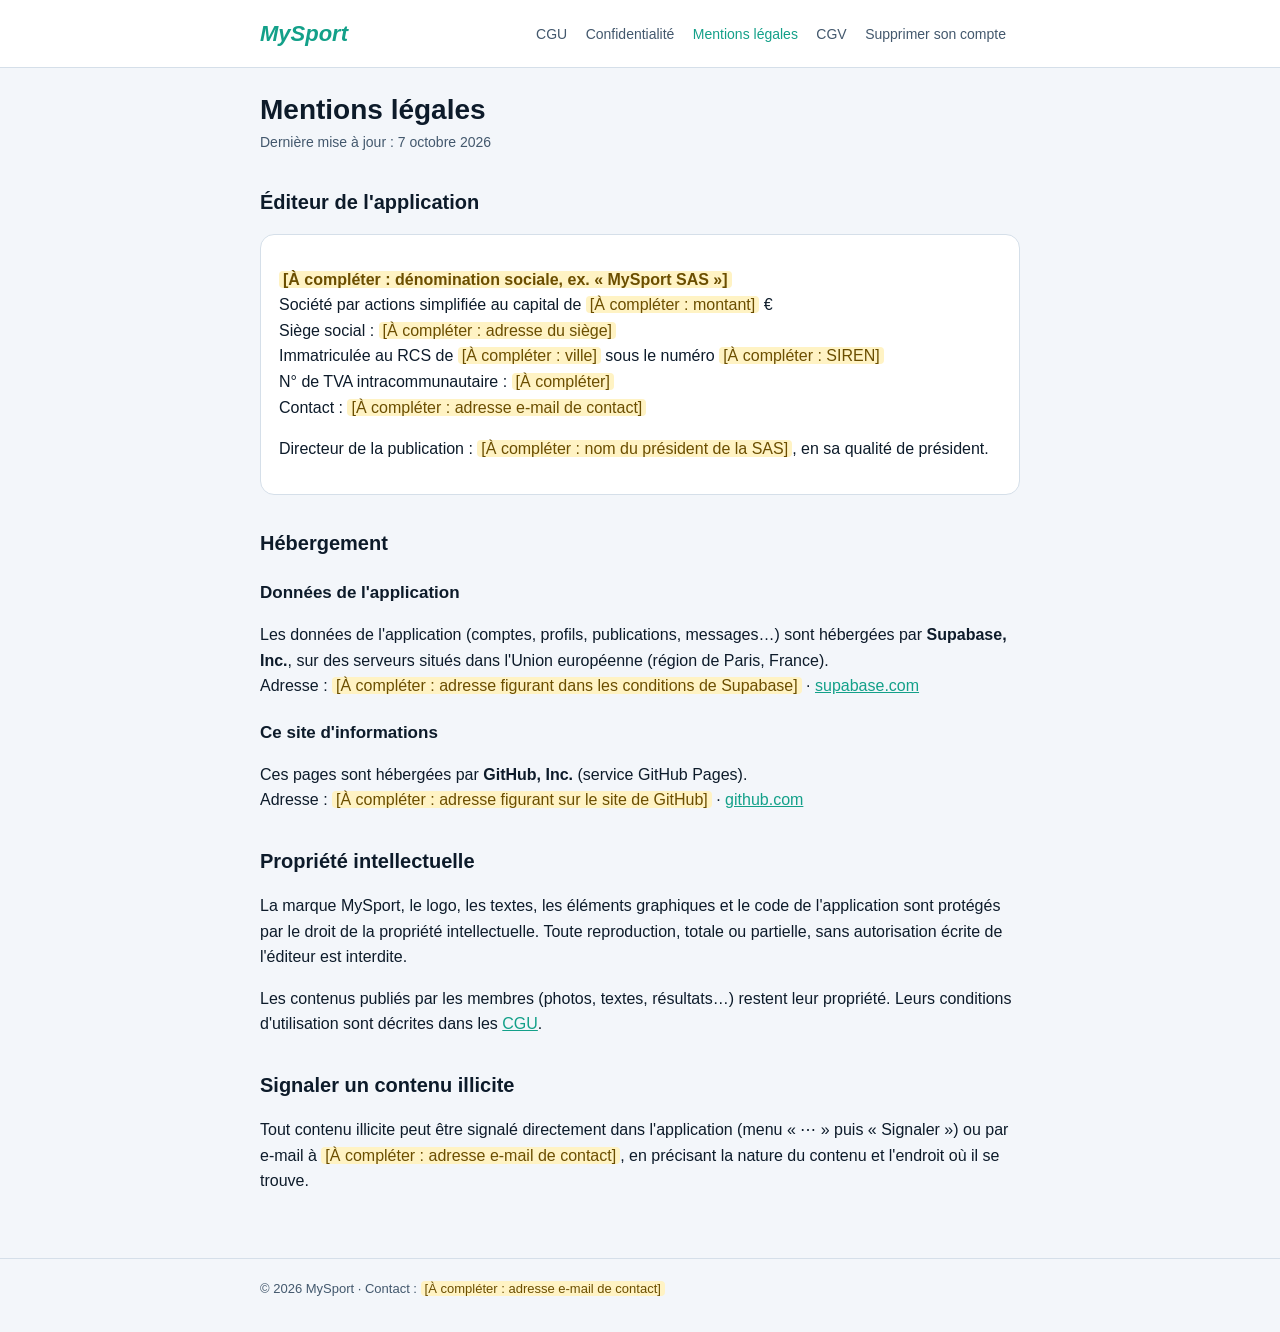
<file: mentions-legales.html>
<!doctype html>
<html lang="fr">
<head>
<meta charset="utf-8">
<meta name="viewport" content="width=device-width, initial-scale=1">
<title>Mentions légales · MySport</title>
<meta name="robots" content="index, follow">
<link rel="stylesheet" href="style.css">
</head>
<body>
<header>
  <div class="contenu">
    <a class="logo" href="index.html">MySport</a>
    <nav>
      <a href="cgu.html">CGU</a>
      <a href="confidentialite.html">Confidentialité</a>
      <a href="mentions-legales.html" aria-current="page">Mentions légales</a>
      <a href="cgv.html">CGV</a>
      <a href="suppression-compte.html">Supprimer son compte</a>
    </nav>
  </div>
</header>
<main>
<div class="contenu">
<h1>Mentions légales</h1>
<p class="maj">Dernière mise à jour : 7 octobre 2026</p>

<h2>Éditeur de l'application</h2>
<div class="carte">
  <p>
    <strong><mark class="a-completer">[À compléter : dénomination sociale, ex. « MySport SAS »]</mark></strong><br>
    Société par actions simplifiée au capital de <mark class="a-completer">[À compléter : montant]</mark> €<br>
    Siège social : <mark class="a-completer">[À compléter : adresse du siège]</mark><br>
    Immatriculée au RCS de <mark class="a-completer">[À compléter : ville]</mark> sous le numéro <mark class="a-completer">[À compléter : SIREN]</mark><br>
    N° de TVA intracommunautaire : <mark class="a-completer">[À compléter]</mark><br>
    Contact : <mark class="a-completer">[À compléter : adresse e-mail de contact]</mark>
  </p>
  <p>Directeur de la publication : <mark class="a-completer">[À compléter : nom du président de la SAS]</mark>, en sa qualité de président.</p>
</div>

<h2>Hébergement</h2>
<h3>Données de l'application</h3>
<p>
  Les données de l'application (comptes, profils, publications, messages…) sont hébergées par <strong>Supabase, Inc.</strong>, sur des serveurs situés dans l'Union européenne (région de Paris, France).<br>
  Adresse : <mark class="a-completer">[À compléter : adresse figurant dans les conditions de Supabase]</mark> · <a href="https://supabase.com">supabase.com</a>
</p>

<h3>Ce site d'informations</h3>
<p>
  Ces pages sont hébergées par <strong>GitHub, Inc.</strong> (service GitHub Pages).<br>
  Adresse : <mark class="a-completer">[À compléter : adresse figurant sur le site de GitHub]</mark> · <a href="https://github.com">github.com</a>
</p>

<h2>Propriété intellectuelle</h2>
<p>La marque MySport, le logo, les textes, les éléments graphiques et le code de l'application sont protégés par le droit de la propriété intellectuelle. Toute reproduction, totale ou partielle, sans autorisation écrite de l'éditeur est interdite.</p>
<p>Les contenus publiés par les membres (photos, textes, résultats…) restent leur propriété. Leurs conditions d'utilisation sont décrites dans les <a href="cgu.html">CGU</a>.</p>

<h2>Signaler un contenu illicite</h2>
<p>Tout contenu illicite peut être signalé directement dans l'application (menu « ⋯ » puis « Signaler ») ou par e-mail à <mark class="a-completer">[À compléter : adresse e-mail de contact]</mark>, en précisant la nature du contenu et l'endroit où il se trouve.</p>
</div>
</main>
<footer>
  <div class="contenu">
    © 2026 MySport · Contact : <mark class="a-completer">[À compléter : adresse e-mail de contact]</mark>
  </div>
</footer>
</body>
</html>
</file>
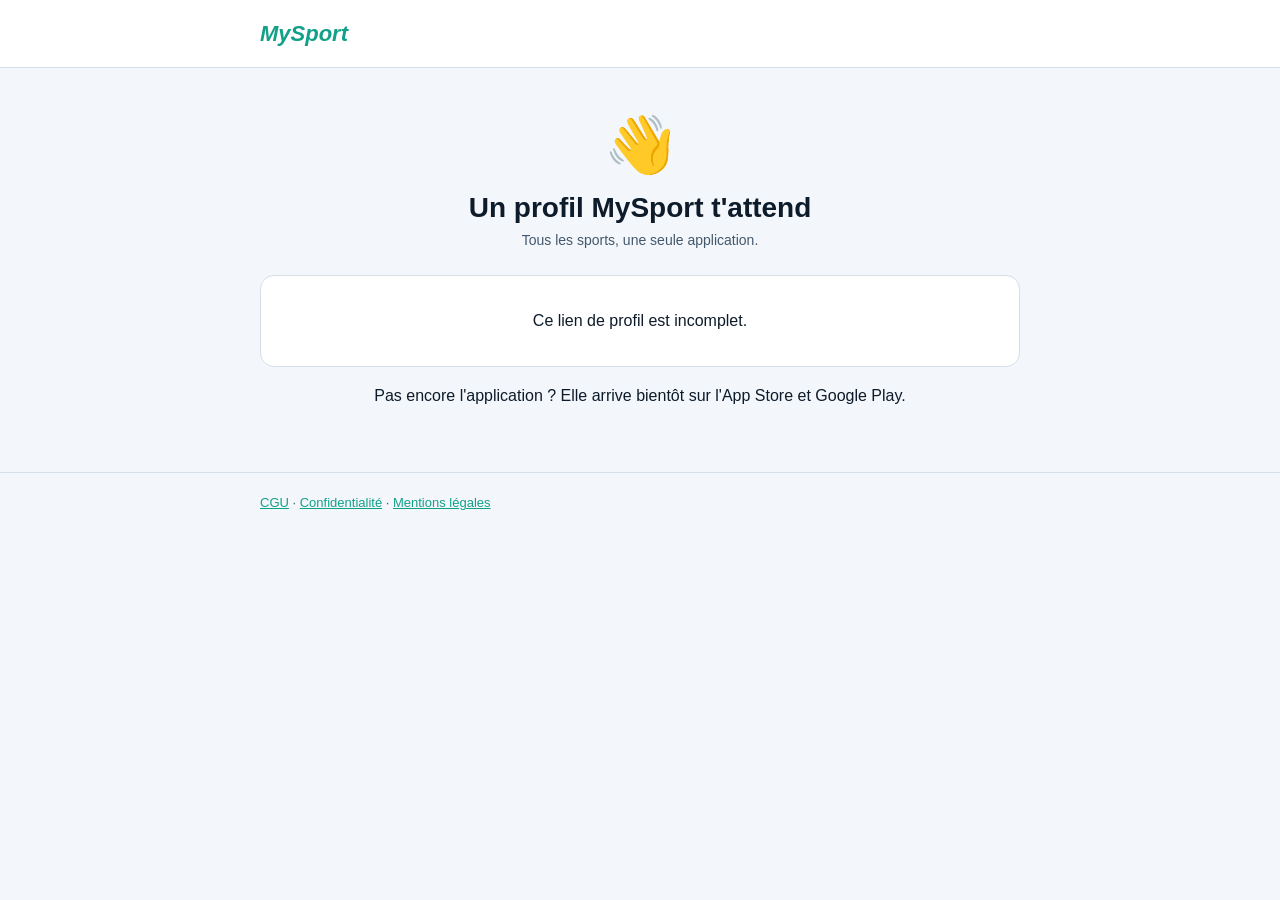
<file: profil.html>
<!doctype html>
<html lang="fr">
  <head>
    <meta charset="utf-8" />
    <meta name="viewport" content="width=device-width, initial-scale=1" />
    <title>Un profil MySport t'attend</title>
    <meta
      name="description"
      content="Retrouve ce sportif sur MySport, le réseau social multisports."
    />
    <link rel="stylesheet" href="style.css" />
  </head>
  <body>
    <header>
      <div class="contenu">
        <a class="logo" href="index.html">MySport</a>
      </div>
    </header>

    <main>
      <div class="contenu" style="text-align: center">
        <p style="font-size: 56px; margin: 8px 0 0">👋</p>
        <h1>Un profil MySport t'attend</h1>
        <p class="maj">Tous les sports, une seule application.</p>

        <div class="carte">
          <p id="message">
            Ouvre ce lien sur ton téléphone pour voir le profil dans
            l'application MySport.
          </p>
          <p>
            <a
              id="ouvrir"
              href="#"
              style="
                display: inline-block;
                padding: 14px 26px;
                border-radius: 14px;
                background: var(--accent);
                color: #ffffff;
                font-weight: 700;
                text-decoration: none;
              "
            >
              Ouvrir dans MySport
            </a>
          </p>
        </div>

        <p>
          Pas encore l'application ? Elle arrive bientôt sur l'App Store et
          Google Play.
        </p>
      </div>
    </main>

    <footer>
      <div class="contenu">
        <a href="cgu.html">CGU</a> ·
        <a href="confidentialite.html">Confidentialité</a> ·
        <a href="mentions-legales.html">Mentions légales</a>
      </div>
    </footer>

    <script>
      // On ne garde l'identifiant que s'il a la bonne forme (sécurité)
      var id = new URLSearchParams(window.location.search).get("id") || "";
      var valide =
        /^[0-9a-f]{8}-[0-9a-f]{4}-[0-9a-f]{4}-[0-9a-f]{4}-[0-9a-f]{12}$/i.test(
          id,
        );
      var bouton = document.getElementById("ouvrir");
      if (valide) {
        bouton.href = "mysport://membre/" + id.toLowerCase();
      } else {
        bouton.style.display = "none";
        document.getElementById("message").textContent =
          "Ce lien de profil est incomplet.";
      }
    </script>
  </body>
</html>
</file>
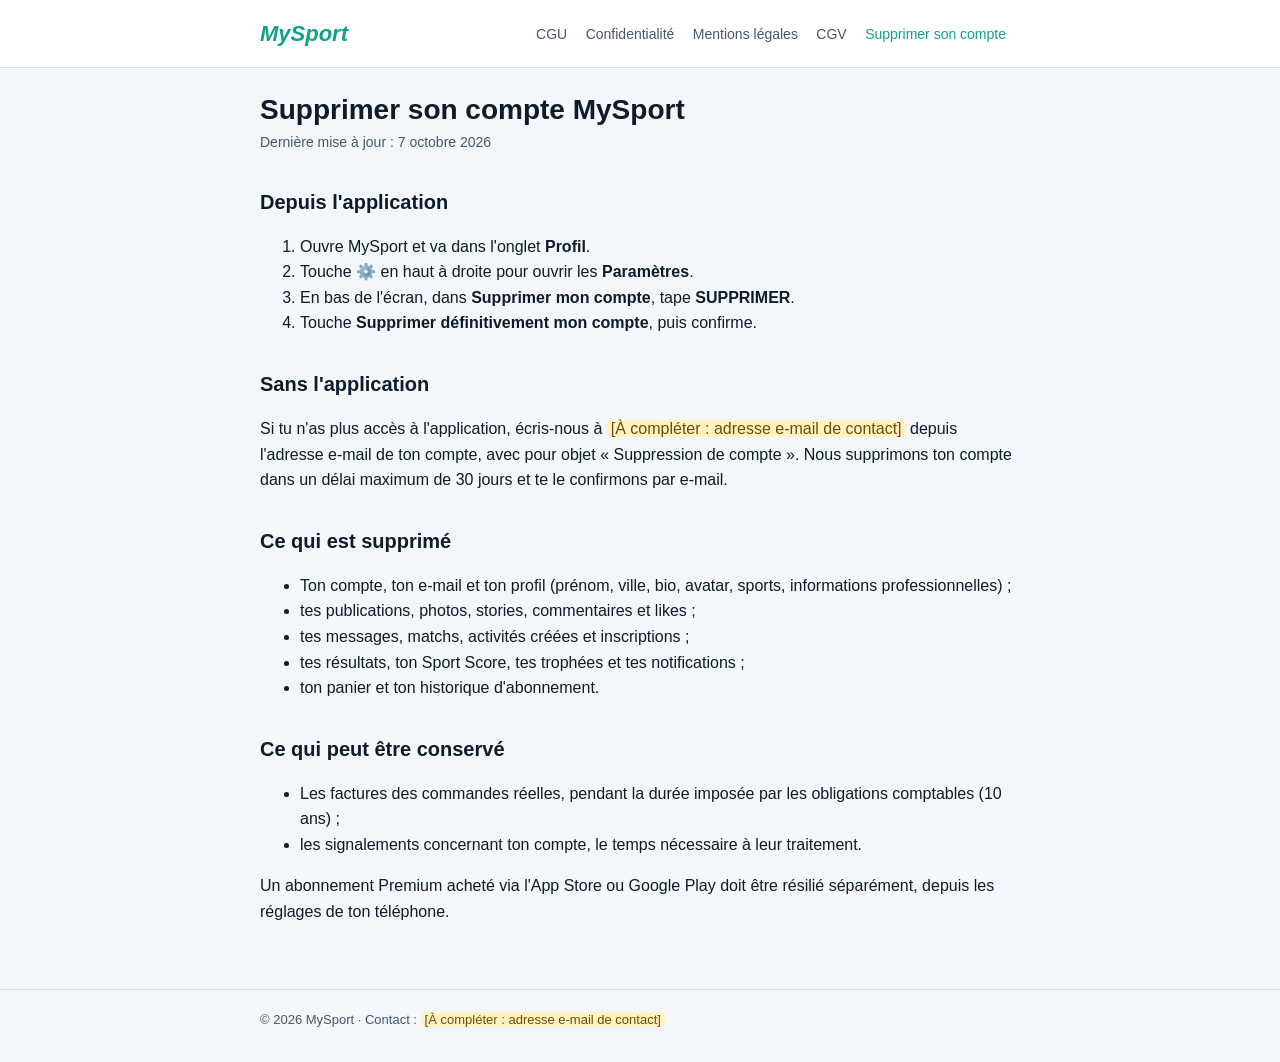
<file: suppression-compte.html>
<!doctype html>
<html lang="fr">
<head>
<meta charset="utf-8">
<meta name="viewport" content="width=device-width, initial-scale=1">
<title>Supprimer son compte · MySport</title>
<meta name="robots" content="index, follow">
<link rel="stylesheet" href="style.css">
</head>
<body>
<header>
  <div class="contenu">
    <a class="logo" href="index.html">MySport</a>
    <nav>
      <a href="cgu.html">CGU</a>
      <a href="confidentialite.html">Confidentialité</a>
      <a href="mentions-legales.html">Mentions légales</a>
      <a href="cgv.html">CGV</a>
      <a href="suppression-compte.html" aria-current="page">Supprimer son compte</a>
    </nav>
  </div>
</header>
<main>
<div class="contenu">
<h1>Supprimer son compte MySport</h1>
<p class="maj">Dernière mise à jour : 7 octobre 2026</p>

<h2>Depuis l'application</h2>
<ol>
  <li>Ouvre MySport et va dans l'onglet <strong>Profil</strong>.</li>
  <li>Touche <strong>⚙️</strong> en haut à droite pour ouvrir les <strong>Paramètres</strong>.</li>
  <li>En bas de l'écran, dans <strong>Supprimer mon compte</strong>, tape <strong>SUPPRIMER</strong>.</li>
  <li>Touche <strong>Supprimer définitivement mon compte</strong>, puis confirme.</li>
</ol>

<h2>Sans l'application</h2>
<p>Si tu n'as plus accès à l'application, écris-nous à <mark class="a-completer">[À compléter : adresse e-mail de contact]</mark> depuis l'adresse e-mail de ton compte, avec pour objet « Suppression de compte ». Nous supprimons ton compte dans un délai maximum de 30 jours et te le confirmons par e-mail.</p>

<h2>Ce qui est supprimé</h2>
<ul>
  <li>Ton compte, ton e-mail et ton profil (prénom, ville, bio, avatar, sports, informations professionnelles) ;</li>
  <li>tes publications, photos, stories, commentaires et likes ;</li>
  <li>tes messages, matchs, activités créées et inscriptions ;</li>
  <li>tes résultats, ton Sport Score, tes trophées et tes notifications ;</li>
  <li>ton panier et ton historique d'abonnement.</li>
</ul>

<h2>Ce qui peut être conservé</h2>
<ul>
  <li>Les factures des commandes réelles, pendant la durée imposée par les obligations comptables (10 ans) ;</li>
  <li>les signalements concernant ton compte, le temps nécessaire à leur traitement.</li>
</ul>
<p>Un abonnement Premium acheté via l'App Store ou Google Play doit être résilié séparément, depuis les réglages de ton téléphone.</p>
</div>
</main>
<footer>
  <div class="contenu">
    © 2026 MySport · Contact : <mark class="a-completer">[À compléter : adresse e-mail de contact]</mark>
  </div>
</footer>
</body>
</html>
</file>
<file: style.css>
:root {
  --fond: #f3f6fa;
  --surface: #ffffff;
  --ligne: #d5dfe9;
  --texte: #0d1b2a;
  --texte2: #43586d;
  --accent: #13a089;
  --a-completer: #fff3c4;
  --a-completer-texte: #6b4e00;
}

@media (prefers-color-scheme: dark) {
  :root {
    --fond: #081421;
    --surface: #0e1f31;
    --ligne: #1b3550;
    --texte: #eaf2fa;
    --texte2: #a3b7cb;
    --accent: #22bfa6;
    --a-completer: #4a3b00;
    --a-completer-texte: #ffe9a3;
  }
}

* { box-sizing: border-box; }

body {
  margin: 0;
  background: var(--fond);
  color: var(--texte);
  font-family: -apple-system, BlinkMacSystemFont, "Segoe UI", Roboto, Helvetica, Arial, sans-serif;
  font-size: 16px;
  line-height: 1.6;
}

header {
  background: var(--surface);
  border-bottom: 1px solid var(--ligne);
  padding: 16px;
}

header .contenu { display: flex; flex-wrap: wrap; align-items: center; gap: 8px 20px; }

.logo {
  font-weight: 800;
  font-style: italic;
  font-size: 22px;
  color: var(--accent);
  text-decoration: none;
  margin-right: auto;
}

nav a {
  color: var(--texte2);
  text-decoration: none;
  font-size: 14px;
  margin-right: 14px;
}

nav a:hover, nav a[aria-current="page"] { color: var(--accent); }

main .contenu, header .contenu, footer .contenu {
  max-width: 760px;
  margin: 0 auto;
}

main { padding: 24px 16px 48px; }

h1 { font-size: 28px; line-height: 1.25; margin: 0 0 4px; }
h2 { font-size: 20px; margin: 32px 0 8px; }
h3 { font-size: 17px; margin: 20px 0 6px; }

.maj { color: var(--texte2); font-size: 14px; margin: 0 0 24px; }

a { color: var(--accent); }

.carte {
  background: var(--surface);
  border: 1px solid var(--ligne);
  border-radius: 14px;
  padding: 16px 18px;
  margin: 16px 0;
}

.liste-pages { list-style: none; padding: 0; display: grid; gap: 12px; }
.liste-pages a {
  display: block;
  background: var(--surface);
  border: 1px solid var(--ligne);
  border-radius: 14px;
  padding: 16px 18px;
  text-decoration: none;
  color: var(--texte);
  font-weight: 600;
}
.liste-pages span { display: block; font-weight: 400; color: var(--texte2); font-size: 14px; }

table { width: 100%; border-collapse: collapse; font-size: 14px; margin: 12px 0; }
th, td { text-align: left; border-bottom: 1px solid var(--ligne); padding: 8px 6px; vertical-align: top; }
th { color: var(--texte2); font-weight: 600; }
.tableau { overflow-x: auto; }

mark.a-completer {
  background: var(--a-completer);
  color: var(--a-completer-texte);
  padding: 0 4px;
  border-radius: 4px;
}

.avertissement {
  background: var(--a-completer);
  color: var(--a-completer-texte);
  border-radius: 12px;
  padding: 12px 14px;
  font-size: 14px;
}

footer {
  border-top: 1px solid var(--ligne);
  padding: 20px 16px 32px;
  color: var(--texte2);
  font-size: 13px;
}
</file>
